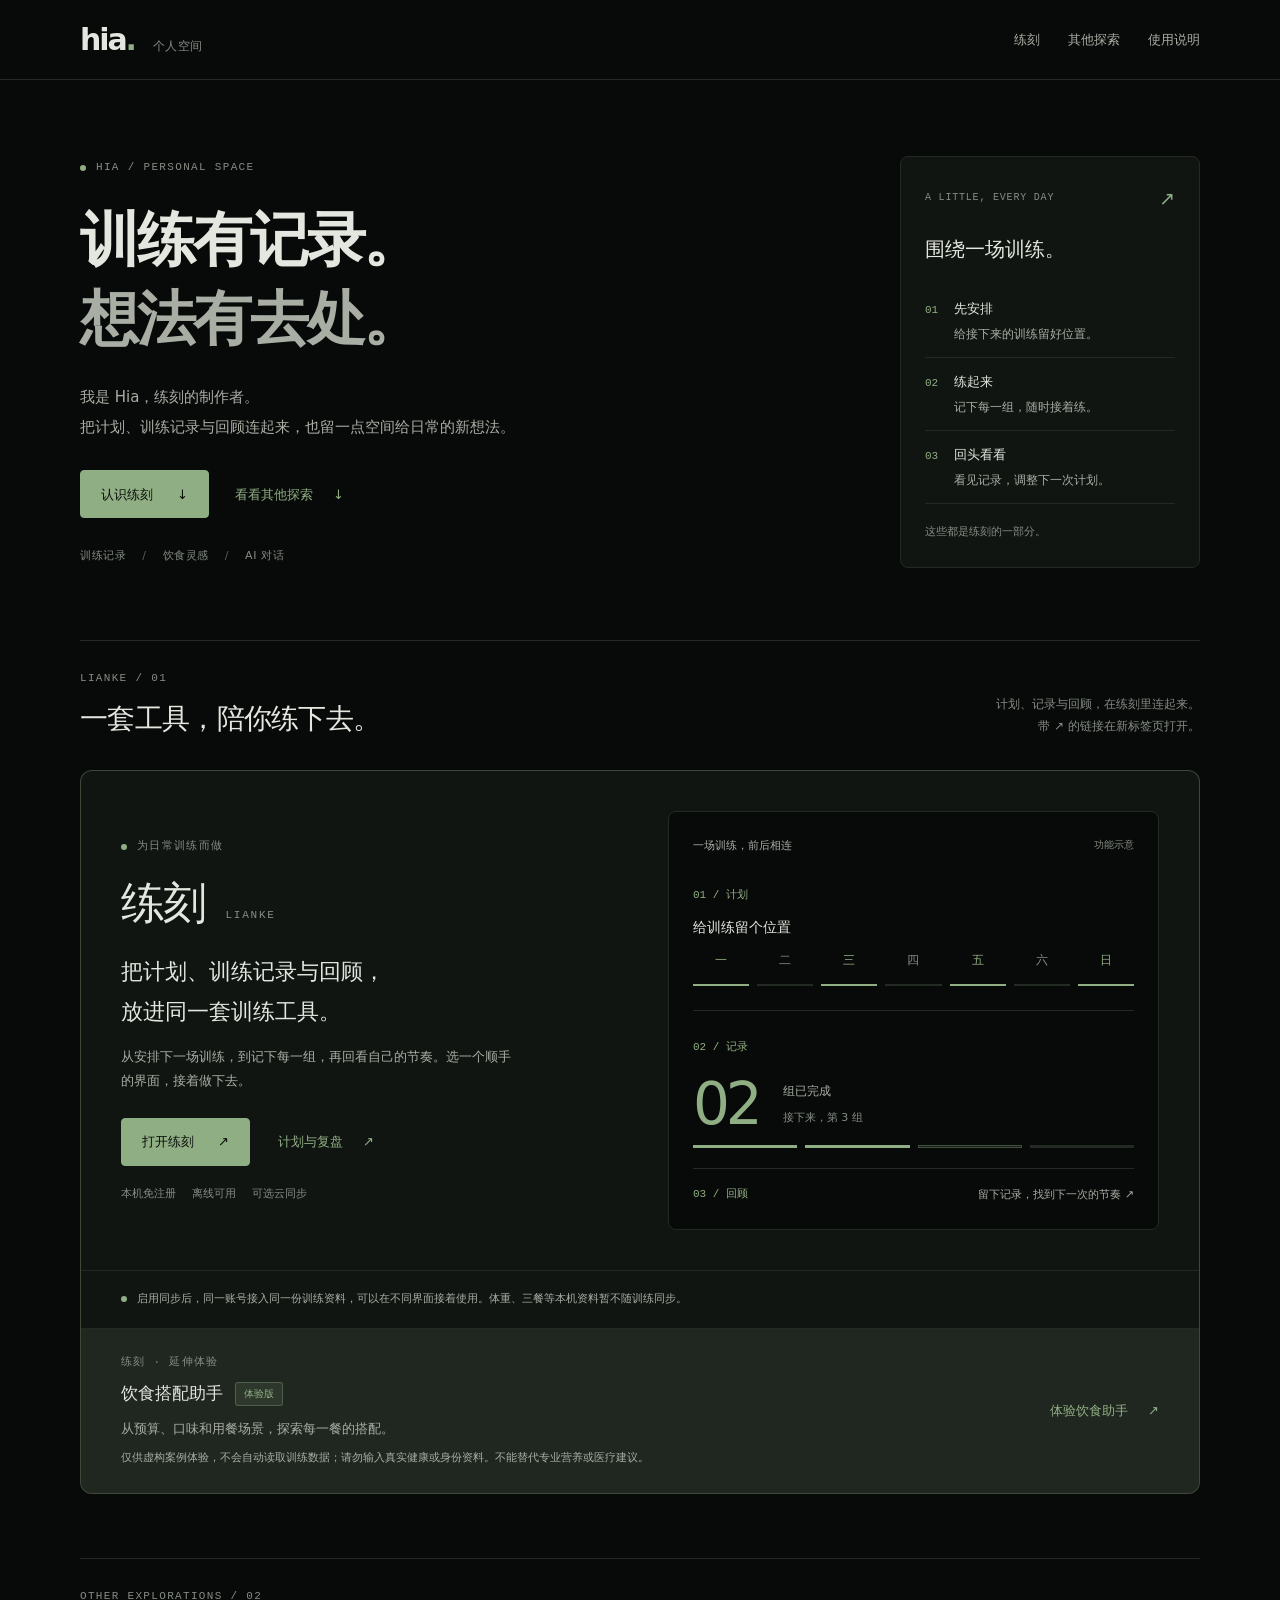
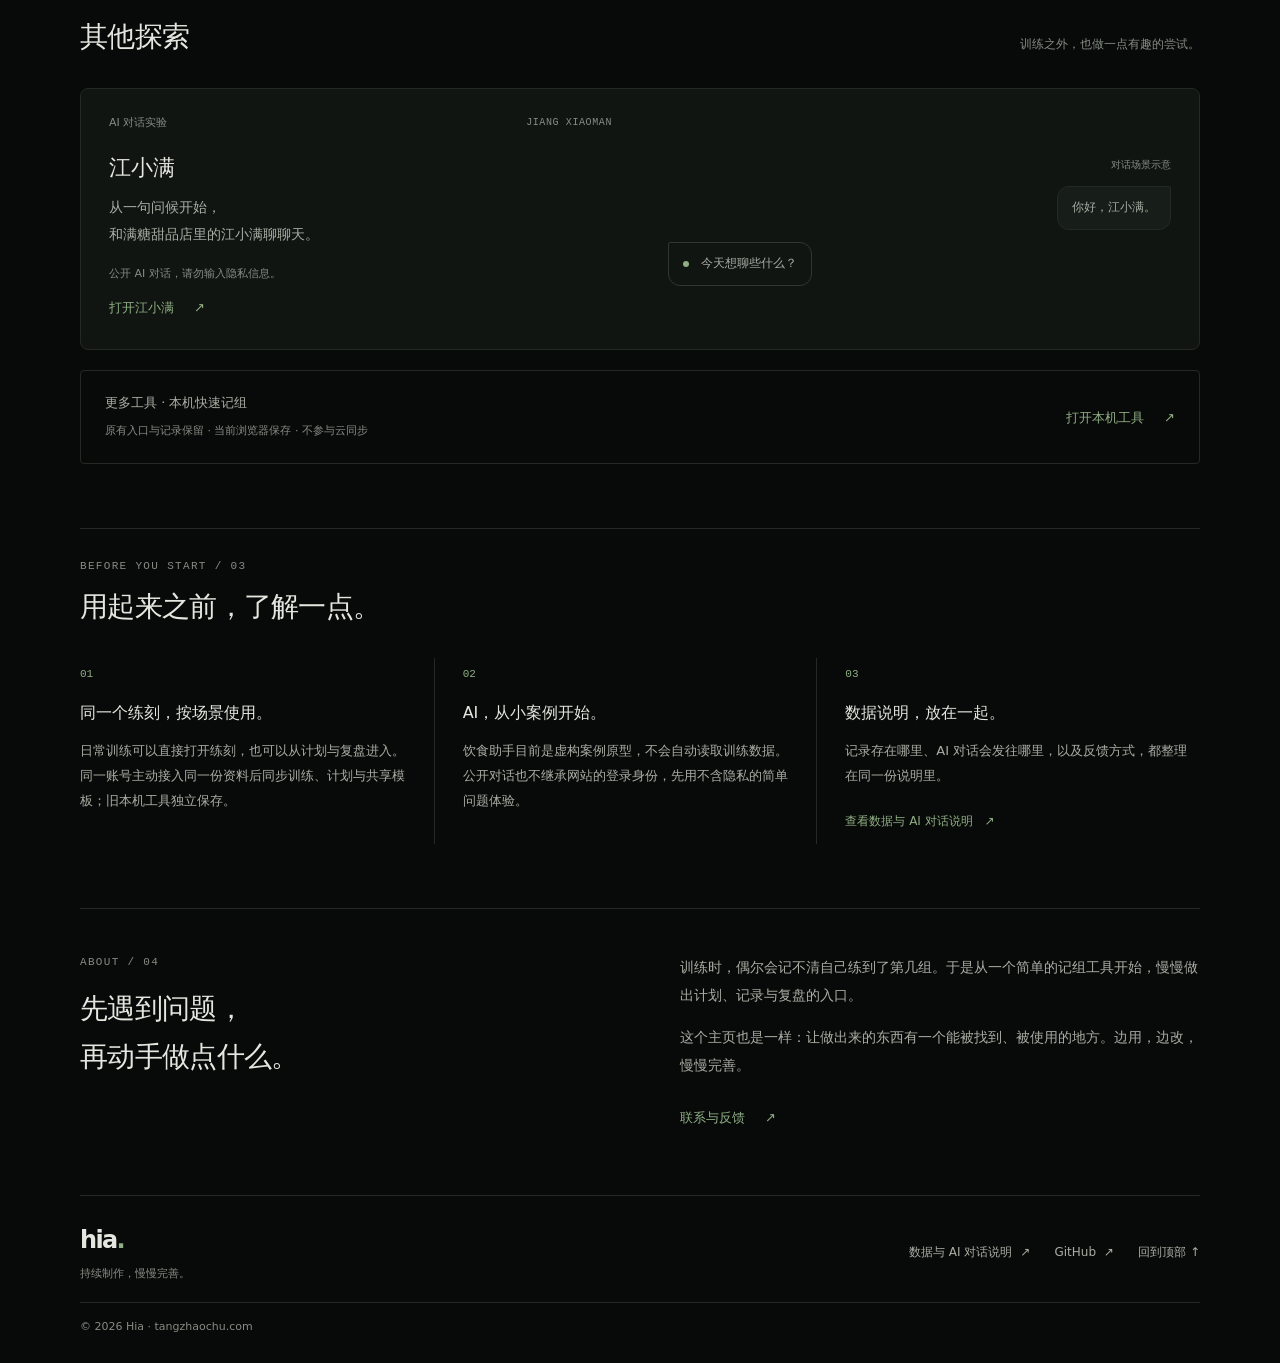
<file: index.html>
<!doctype html>
<html lang="zh-CN">
  <head>
    <meta charset="utf-8" />
    <meta name="viewport" content="width=device-width, initial-scale=1" />
    <title>Hia · 训练、日常与 AI 实验</title>
    <meta name="description" content="Hia 的个人空间。练刻将计划、训练记录与回顾放进同一套工具，另有饮食搭配与江小满对话实验。" />
    <link rel="canonical" href="http://tangzhaochu.com/" />
    <meta name="color-scheme" content="dark" />
    <meta name="theme-color" content="#080a09" />
    <meta property="og:type" content="website" />
    <meta property="og:locale" content="zh_CN" />
    <meta property="og:url" content="http://tangzhaochu.com/" />
    <meta property="og:title" content="Hia · 训练、日常与 AI 实验" />
    <meta property="og:description" content="从一场训练出发，把日常的小想法做成可以使用的工具。" />
    <link rel="icon" href="/favicon.svg" type="image/svg+xml" />
    <link rel="stylesheet" href="/styles.css?v=20261022-lianke" />
  </head>
  <body>
    <a class="skip-link" href="#main">跳到主要内容</a>
    <header class="site-header">
      <div class="shell header-inner">
        <a class="brand" href="#top" aria-label="Hia 个人主页">hia<span aria-hidden="true">.</span><small>个人空间</small></a>
        <nav class="nav" aria-label="主站导航">
          <a href="#projects">练刻</a>
          <a href="#explore">其他探索</a>
          <a href="#notes">使用说明</a>
        </nav>
      </div>
    </header>
    <main class="shell" id="main" tabindex="-1">
      <section class="hero" id="top" aria-labelledby="hero-title">
        <div class="hero-copy">
          <p class="eyebrow"><span class="signal-dot" aria-hidden="true"></span> HIA / PERSONAL SPACE</p>
          <h1 id="hero-title">训练有记录。<br /><span>想法有去处。</span></h1>
          <p class="hero-description">我是 Hia，练刻的制作者。<br />把计划、训练记录与回顾连起来，也留一点空间给日常的新想法。</p>
          <div class="hero-actions">
            <a class="button button-primary" href="#projects">认识练刻 <span aria-hidden="true">↓</span></a>
            <a class="text-link" href="#explore">看看其他探索 <span aria-hidden="true">↓</span></a>
          </div>
          <p class="hero-footnote">训练记录 <span aria-hidden="true">/</span> 饮食灵感 <span aria-hidden="true">/</span> AI 对话</p>
        </div>
        <aside class="hero-note" aria-labelledby="routine-title">
          <div class="note-top"><p class="eyebrow">A LITTLE, EVERY DAY</p><span class="note-mark" aria-hidden="true">↗</span></div>
          <h2 id="routine-title">围绕一场训练。</h2>
          <ol class="routine-list">
            <li><span class="routine-number">01</span><div><h3>先安排</h3><p>给接下来的训练留好位置。</p></div></li>
            <li><span class="routine-number">02</span><div><h3>练起来</h3><p>记下每一组，随时接着练。</p></div></li>
            <li><span class="routine-number">03</span><div><h3>回头看看</h3><p>看见记录，调整下一次计划。</p></div></li>
          </ol>
          <p class="note-caption">这些都是练刻的一部分。</p>
        </aside>
      </section>

      <section class="projects-section" id="projects" aria-labelledby="projects-title">
        <div class="section-heading">
          <div><p class="eyebrow">LIANKE / 01</p><h2 id="projects-title">一套工具，陪你练下去。</h2></div>
          <p>计划、记录与回顾，在练刻里连起来。<br />带 ↗ 的链接在新标签页打开。</p>
        </div>
        <article class="lianke-product" aria-labelledby="lianke-title">
          <div class="product-main">
            <div class="product-copy"><p class="eyebrow"><span class="signal-dot" aria-hidden="true"></span> 为日常训练而做</p><h3 id="lianke-title">练刻<span aria-hidden="true">LIANKE</span></h3><p class="product-description">把计划、训练记录与回顾，<br class="desktop-break" />放进同一套训练工具。</p><p class="product-detail">从安排下一场训练，到记下每一组，再回看自己的节奏。选一个顺手的界面，接着做下去。</p>
              <div class="product-actions"><a class="button button-primary" href="https://lianke.tangzhaochu.com/" target="_blank" rel="noopener noreferrer">打开练刻 <span aria-hidden="true">↗</span></a><a class="text-link" href="https://training.tangzhaochu.com/my-training" target="_blank" rel="noopener noreferrer">计划与复盘 <span aria-hidden="true">↗</span></a></div>
              <ul class="tags" aria-label="练刻特点"><li>本机免注册</li><li>离线可用</li><li>可选云同步</li></ul>
            </div>
            <div class="product-preview" aria-hidden="true"><div class="preview-header"><span>一场训练，前后相连</span><span>功能示意</span></div><div class="preview-plan"><span class="routine-number">01 / 计划</span><strong>给训练留个位置</strong><div class="calendar-days"><span>一</span><span>二</span><span>三</span><span>四</span><span>五</span><span>六</span><span>日</span></div></div><div class="preview-session"><div><span class="routine-number">02 / 记录</span><div class="set-display"><strong>02</strong><div>组已完成<span>接下来，第 3 组</span></div></div></div><div class="set-lines"><i></i><i></i><i></i><i></i></div></div><div class="preview-review"><span class="routine-number">03 / 回顾</span><span>留下记录，找到下一次的节奏 <span aria-hidden="true">↗</span></span></div></div>
          </div>
          <p class="product-sync"><span class="signal-dot" aria-hidden="true"></span>启用同步后，同一账号接入同一份训练资料，可以在不同界面接着使用。体重、三餐等本机资料暂不随训练同步。</p>
          <section class="product-extension" aria-labelledby="nutrition-title"><div><p class="eyebrow">练刻 · 延伸体验</p><h4 id="nutrition-title">饮食搭配助手 <span class="status-label">体验版</span></h4><p>从预算、口味和用餐场景，探索每一餐的搭配。</p><small>仅供虚构案例体验，不会自动读取训练数据；请勿输入真实健康或身份资料。不能替代专业营养或医疗建议。</small></div><a class="text-link" href="https://training.tangzhaochu.com/nutrition" target="_blank" rel="noopener noreferrer">体验饮食助手 <span aria-hidden="true">↗</span></a></section>
        </article>
      </section>

      <section class="explore-section" id="explore" aria-labelledby="explore-title">
        <div class="section-heading"><div><p class="eyebrow">OTHER EXPLORATIONS / 02</p><h2 id="explore-title">其他探索</h2></div><p>训练之外，也做一点有趣的尝试。</p></div>
          <article class="project-card exploration-card" aria-labelledby="jiang-title">
            <div class="exploration-copy"><div class="card-meta"><span>AI 对话实验</span><span class="project-label">JIANG XIAOMAN</span></div>
            <div class="card-copy"><h3 id="jiang-title">江小满</h3><p>从一句问候开始，<br />和满糖甜品店里的江小满聊聊天。</p></div>
            <p class="card-note">公开 AI 对话，请勿输入隐私信息。</p><a class="text-link" href="https://home.tangzhaochu.com/contact#conversation" target="_blank" rel="noopener noreferrer">打开江小满 <span aria-hidden="true">↗</span></a></div>
            <div class="project-art chat-art" aria-hidden="true">
              <span class="art-caption">对话场景示意</span><div class="chat-bubble user-bubble">你好，江小满。</div><div class="chat-bubble"><span class="signal-dot"></span>今天想聊些什么？</div>
            </div>
          </article>
      </section>

      <aside class="tool-shortcut" aria-label="更多工具"><div><p>更多工具 · 本机快速记组</p><span>原有入口与记录保留 · 当前浏览器保存 · 不参与云同步</span></div><a class="text-link" href="https://home.tangzhaochu.com/workout?template=free" target="_blank" rel="noopener noreferrer">打开本机工具 <span aria-hidden="true">↗</span></a></aside>

      <section class="notes-section" id="notes" aria-labelledby="notes-title">
        <div class="section-heading"><div><p class="eyebrow">BEFORE YOU START / 03</p><h2 id="notes-title">用起来之前，了解一点。</h2></div></div>
        <div class="usage-grid">
          <article class="usage-note"><span class="routine-number">01</span><h3>同一个练刻，按场景使用。</h3><p>日常训练可以直接打开练刻，也可以从计划与复盘进入。同一账号主动接入同一份资料后同步训练、计划与共享模板；旧本机工具独立保存。</p></article>
          <article class="usage-note"><span class="routine-number">02</span><h3>AI，从小案例开始。</h3><p>饮食助手目前是虚构案例原型，不会自动读取训练数据。公开对话也不继承网站的登录身份，先用不含隐私的简单问题体验。</p></article>
          <article class="usage-note"><span class="routine-number">03</span><h3>数据说明，放在一起。</h3><p>记录存在哪里、AI 对话会发往哪里，以及反馈方式，都整理在同一份说明里。</p><a class="text-link" href="https://training.tangzhaochu.com/data-info" target="_blank" rel="noopener noreferrer">查看数据与 AI 对话说明 <span aria-hidden="true">↗</span></a></article>
        </div>
      </section>

      <section class="about-section" aria-labelledby="about-title">
        <div><p class="eyebrow">ABOUT / 04</p><h2 id="about-title">先遇到问题，<br />再动手做点什么。</h2></div>
        <div class="about-copy"><p>训练时，偶尔会记不清自己练到了第几组。于是从一个简单的记组工具开始，慢慢做出计划、记录与复盘的入口。</p><p>这个主页也是一样：让做出来的东西有一个能被找到、被使用的地方。边用，边改，慢慢完善。</p><a class="text-link" href="mailto:hiack842@gmail.com">联系与反馈 <span aria-hidden="true">↗</span></a></div>
      </section>
    </main>
    <footer class="site-footer shell">
      <div><a class="brand footer-brand" href="#top">hia<span aria-hidden="true">.</span></a><p class="footer-caption">持续制作，慢慢完善。</p></div>
      <nav class="footer-nav" aria-label="页脚导航"><a href="https://training.tangzhaochu.com/data-info" target="_blank" rel="noopener noreferrer">数据与 AI 对话说明 <span aria-hidden="true">↗</span></a><a href="https://github.com/hiack" target="_blank" rel="noopener noreferrer">GitHub <span aria-hidden="true">↗</span></a><a href="#top">回到顶部 ↑</a></nav>
      <p class="footer-meta">© <span id="year">2026</span> Hia · tangzhaochu.com</p>
    </footer>
    <script src="/script.js" defer></script>
  </body>
</html>
</file>
<file: styles.css>
/* Shared palette with the training site. No remote assets or build step. */
:root {
  color-scheme: dark;
  --bg: #080a09;
  --surface: #111512;
  --surface-raised: #171d19;
  --border: #232923;
  --border-hover: #566052;
  --text: #e4e7df;
  --text-secondary: #a8aea4;
  --text-tertiary: #858c84;
  --accent: #8fae83;
  --accent-hover: #a3c297;
  --accent-soft: rgba(143, 174, 131, .12);
  --accent-line: rgba(143, 174, 131, .34);
  --focus: #d3e0cd;
  --font-sans: "Noto Sans SC", "Microsoft YaHei", system-ui, sans-serif;
  --font-display: "Sora", "Noto Sans SC", "Microsoft YaHei", system-ui, sans-serif;
  --font-mono: "IBM Plex Mono", Consolas, monospace;
  --header-height: 80px;
}
*, *::before, *::after { box-sizing: border-box; }
html { scroll-behavior: smooth; scroll-padding-top: calc(var(--header-height) + 24px); -webkit-text-size-adjust: 100%; }
body { margin: 0; background: var(--bg); color: var(--text); font: 16px/1.8 var(--font-sans); -webkit-font-smoothing: antialiased; }
h1, h2, h3, p, ol, ul { margin: 0; }
h1, h2, h3 { font-weight: 500; text-wrap: balance; }
ol, ul { padding: 0; list-style: none; }
a { color: inherit; text-decoration: none; text-underline-offset: .25em; transition: color 160ms ease, background 160ms ease, border-color 160ms ease; }
a:hover { color: var(--accent-hover); }
a:focus-visible { outline: 2px solid var(--focus); outline-offset: 5px; }
::selection { background: #354530; color: var(--text); }
.shell { width: min(1120px, calc(100% - 64px)); margin-inline: auto; }
.eyebrow { color: var(--text-tertiary); font: 11px/1.8 var(--font-mono); letter-spacing: .12em; }
.signal-dot { display: inline-block; width: 6px; height: 6px; flex-shrink: 0; border-radius: 50%; background: var(--accent); }
.skip-link { position: fixed; top: 12px; left: 16px; z-index: 100; transform: translateY(-180%); padding: 10px 18px; background: var(--accent); color: var(--bg); border-radius: 4px; }
.skip-link:focus { transform: none; color: var(--bg); }
.site-header { position: sticky; top: 0; z-index: 30; background: var(--bg); border-bottom: 1px solid var(--border); }
.site-header.is-scrolled { box-shadow: 0 10px 32px rgba(0, 0, 0, .2); }
.header-inner { display: flex; justify-content: space-between; align-items: center; gap: 24px; min-height: calc(var(--header-height) - 1px); }
.brand { display: inline-flex; align-items: baseline; min-height: 44px; font: 600 30px/1.5 var(--font-display); letter-spacing: -.07em; }
.brand > span { color: var(--accent); }
.brand small { margin-left: 18px; color: var(--text-tertiary); font: 12px/1.8 var(--font-sans); letter-spacing: .04em; }
.nav { display: flex; gap: 28px; align-items: center; }
.nav a { display: inline-flex; align-items: center; min-height: 44px; color: var(--text-secondary); font-size: 13px; gap: 5px; }
.nav a:hover { color: var(--text); }
.hero { display: grid; grid-template-columns: minmax(0, 1fr) 300px; align-items: center; gap: 80px; padding: 76px 0 72px; }
.hero .eyebrow { display: flex; align-items: center; gap: 10px; }
h1 { margin-top: 22px; font-size: clamp(42px, 4.6vw, 62px); font-weight: 600; line-height: 1.35; letter-spacing: -.04em; }
h1 > span { color: var(--text-secondary); }
.hero-description { margin-top: 24px; color: var(--text-secondary); font-size: 15px; line-height: 2; }
.hero-actions { display: flex; align-items: center; flex-wrap: wrap; gap: 12px 26px; margin-top: 28px; }
.button { display: inline-flex; align-items: center; justify-content: space-between; gap: 24px; min-height: 48px; padding: 11px 20px; border: 1px solid var(--border-hover); border-radius: 4px; font-size: 13px; }
.button-primary { color: #0b0e0b; background: var(--accent); border-color: var(--accent); }
.button-primary:hover { color: #0b0e0b; background: var(--accent-hover); border-color: var(--accent-hover); }
.button-ghost:hover { border-color: var(--accent); }
.text-link { display: inline-flex; align-items: center; gap: 20px; min-height: 44px; color: var(--accent); font-size: 13px; }
.hero-footnote { margin-top: 28px; color: var(--text-tertiary); font-size: 11px; letter-spacing: .05em; }
.hero-footnote > span { margin-inline: 12px; color: var(--border-hover); }
.hero-note { padding: 24px; background: var(--surface); border: 1px solid var(--border); border-radius: 8px; }
.note-top { display: flex; justify-content: space-between; align-items: center; gap: 12px; }
.note-top .eyebrow { font-size: 10px; letter-spacing: .08em; }
.note-mark { color: var(--accent); font-size: 19px; }
.hero-note h2 { margin-top: 16px; font-size: 20px; }
.routine-list { margin-top: 18px; }
.routine-list li { display: flex; align-items: baseline; gap: 16px; padding-block: 12px; border-bottom: 1px solid var(--border); }
.routine-number { color: var(--accent); font: 11px/1.8 var(--font-mono); }
.routine-list h3 { font-size: 13px; }
.routine-list p { margin-top: 3px; color: var(--text-secondary); font-size: 12px; }
.note-caption { margin-top: 18px; color: var(--text-tertiary); font-size: 11px; line-height: 1.9; }
.section-heading { display: flex; justify-content: space-between; align-items: end; gap: 24px; padding-top: 28px; border-top: 1px solid var(--border); }
.section-heading h2 { margin-top: 8px; font-size: 28px; line-height: 1.6; letter-spacing: -.025em; }
.section-heading > p { margin-bottom: 4px; color: var(--text-tertiary); font-size: 12px; line-height: 1.8; text-align: right; }
.project-grid { display: grid; grid-template-columns: repeat(2, minmax(0, 1fr)); gap: 20px; margin-top: 28px; }
.project-card { display: flex; flex-direction: column; min-width: 0; padding: 24px 28px 20px; border: 1px solid var(--border); border-radius: 8px; background: var(--surface); transition: border-color 160ms ease; }
.project-card:hover, .project-card:focus-within { border-color: var(--border-hover); }
.lianke-product { margin-top: 28px; overflow: hidden; background: var(--surface); border: 1px solid var(--accent-line); border-radius: 12px; }
.product-main { display: grid; grid-template-columns: 1fr 1fr; gap: 56px; align-items: center; padding: 40px; }
.product-copy > .eyebrow { display: flex; gap: 10px; align-items: center; }
.product-copy h3 { display: flex; align-items: baseline; gap: 20px; margin-top: 16px; font-size: 44px; line-height: 1.4; letter-spacing: -.04em; }
.product-copy h3 > span { color: var(--text-tertiary); font: 11px/1.8 var(--font-mono); letter-spacing: .16em; }
.product-description { margin-top: 18px; font-size: 22px; line-height: 1.8; }
.product-detail { max-width: 30em; margin-top: 14px; color: var(--text-secondary); font-size: 13px; }
.product-actions { display: flex; align-items: center; flex-wrap: wrap; gap: 12px 28px; margin-top: 26px; }
.product-preview { min-width: 0; padding: 24px; border: 1px solid var(--border); border-radius: 8px; background: var(--bg); }
.preview-header { display: flex; justify-content: space-between; gap: 12px; margin-bottom: 24px; color: var(--text-secondary); font-size: 11px; }
.preview-header > span:last-child { color: var(--text-tertiary); font-size: 10px; }
.preview-plan > strong { display: block; margin-top: 7px; font-size: 14px; font-weight: 500; }
.preview-plan .calendar-days { margin-top: 10px; }
.preview-session { margin-top: 24px; padding-top: 20px; border-top: 1px solid var(--border); }
.preview-session .set-display strong { font-size: 58px; }
.preview-review { display: flex; justify-content: space-between; flex-wrap: wrap; gap: 6px 16px; margin-top: 20px; padding-top: 16px; border-top: 1px solid var(--border); font-size: 11px; color: var(--text-secondary); }
.product-sync { display: flex; gap: 10px; align-items: baseline; padding: 18px 40px; border-top: 1px solid var(--border); color: var(--text-secondary); font-size: 11px; line-height: 1.9; }
.product-extension { display: flex; align-items: center; justify-content: space-between; gap: 28px; padding: 24px 40px; border-top: 1px solid var(--border); background: var(--accent-soft); }
.product-extension h4 { display: flex; align-items: center; flex-wrap: wrap; gap: 12px; margin: 6px 0 0; font-size: 17px; font-weight: 500; }
.product-extension p:not(.eyebrow) { margin-top: 8px; color: var(--text-secondary); font-size: 13px; }
.product-extension small { display: block; max-width: 54em; margin-top: 8px; color: var(--text-secondary); font-size: 11px; line-height: 1.9; }
.product-extension > .text-link { flex-shrink: 0; }
.explore-section { margin-top: 64px; }
.exploration-card { display: grid; grid-template-columns: 1fr 1fr; align-items: center; gap: 56px; margin-top: 28px; }
.exploration-copy .card-copy { margin-top: 18px; }
.exploration-card .chat-art { margin: 0; }
.card-meta { display: flex; justify-content: space-between; align-items: center; gap: 12px; color: var(--text-tertiary); font-size: 11px; }
.project-label { font: 10px/1.8 var(--font-mono); letter-spacing: .06em; }
.status-label { padding: 2px 8px; color: var(--accent); background: var(--accent-soft); border: 1px solid var(--accent-line); border-radius: 3px; font-size: 10px; }
.project-art { min-height: 155px; margin: 22px 0 24px; }
.art-caption { display: flex; justify-content: space-between; gap: 14px; color: var(--text-secondary); font-size: 11px; }
.art-caption > span:last-child { color: var(--text-tertiary); font-size: 10px; }
.training-art { width: min(320px, 100%); margin-inline: auto; }
.set-display { display: flex; align-items: center; gap: 24px; margin-top: 4px; }
.set-display strong { color: var(--accent); font: 400 72px/1.4 var(--font-display); letter-spacing: -.07em; }
.set-display > div { color: var(--text-secondary); font-size: 12px; }
.set-display span { display: block; margin-top: 5px; color: var(--text-tertiary); font-size: 11px; }
.set-lines { display: grid; grid-template-columns: repeat(4, 1fr); gap: 8px; }
.set-lines i { height: 3px; background: var(--border); }
.set-lines i:nth-child(-n+2) { background: var(--accent); }
.set-lines i:nth-child(3) { background: var(--accent-soft); border: 1px solid var(--accent-line); }
.calendar-art { display: flex; flex-direction: column; justify-content: center; gap: 22px; }
.calendar-days { display: grid; grid-template-columns: repeat(7, minmax(0, 1fr)); gap: 8px; }
.calendar-days span { padding-bottom: 12px; border-bottom: 2px solid var(--border); text-align: center; color: var(--text-tertiary); font-size: 12px; }
.calendar-days span:nth-child(odd) { color: var(--accent); border-color: var(--accent); }
.calendar-caption { display: flex; flex-wrap: wrap; gap: 8px 24px; color: var(--text-secondary); font-size: 11px; }
.card-copy h3 { font-size: 22px; line-height: 1.5; }
.card-copy p { margin-top: 10px; color: var(--text-secondary); font-size: 14px; line-height: 1.95; }
.tags { display: flex; flex-wrap: wrap; gap: 8px 16px; margin-top: 18px; color: var(--text-tertiary); font-size: 11px; }
.card-bottom { display: flex; justify-content: space-between; align-items: center; gap: 12px; margin-top: auto; padding-top: 20px; border-top: 1px solid var(--border); }
.tags + .card-bottom, .card-note + .card-bottom { margin-top: 22px; }
.card-bottom > span { color: var(--text-tertiary); font-size: 11px; }
.project-action { display: inline-flex; align-items: center; justify-content: space-between; gap: 18px; flex-shrink: 0; min-height: 44px; color: var(--accent); font-size: 12px; }
.chat-art { display: flex; flex-direction: column; justify-content: center; gap: 12px; }
.chat-art > .art-caption { align-self: end; color: var(--text-tertiary); font-size: 10px; }
.chat-bubble { display: inline-flex; align-items: center; align-self: start; gap: 12px; max-width: 100%; padding: 10px 14px; border: 1px solid #303630; border-radius: 2px 12px 12px; color: var(--text-secondary); font-size: 12px; }
.user-bubble { align-self: end; border-color: var(--border); border-radius: 12px 2px 12px 12px; background: var(--surface-raised); }
.card-note { margin-top: 16px; color: var(--text-tertiary); font-size: 11px; line-height: 1.9; }
.card-note a { color: var(--accent); text-decoration: underline; }
.tool-shortcut { display: flex; align-items: center; justify-content: space-between; gap: 20px; margin-top: 20px; padding: 20px 24px; border: 1px solid var(--border); border-radius: 4px; }
.tool-shortcut p { color: var(--text-secondary); font-size: 13px; }
.tool-shortcut > div > span { color: var(--text-tertiary); font-size: 11px; }
.tool-shortcut .text-link { flex-shrink: 0; }
.notes-section { margin-top: 64px; }
.usage-grid { display: grid; grid-template-columns: repeat(3, minmax(0, 1fr)); gap: 28px; margin-top: 28px; }
.usage-note { padding-right: 24px; border-right: 1px solid var(--border); }
.usage-note:last-child { border: 0; padding-right: 0; }
.usage-note h3 { margin-top: 12px; font-size: 16px; }
.usage-note p { margin-top: 10px; color: var(--text-secondary); font-size: 13px; line-height: 1.95; }
.usage-note .text-link { margin-top: 12px; font-size: 12px; gap: 12px; }
.about-section { display: grid; grid-template-columns: 1fr 1fr; gap: 80px; margin-top: 64px; padding: 44px 0 56px; border-top: 1px solid var(--border); }
.about-section h2 { margin-top: 12px; font-size: 28px; line-height: 1.7; letter-spacing: -.025em; }
.about-copy p { color: var(--text-secondary); font-size: 14px; line-height: 2; }
.about-copy p + p { margin-top: 14px; }
.about-copy .text-link { margin-top: 16px; }
.site-footer { display: flex; justify-content: space-between; align-items: center; flex-wrap: wrap; gap: 18px 32px; padding-block: 26px; border-top: 1px solid var(--border); }
.footer-brand { min-height: 0; font-size: 24px; }
.footer-caption, .footer-meta { color: var(--text-tertiary); font-size: 11px; }
.footer-caption { margin-top: 6px; }
.footer-nav { display: flex; flex-wrap: wrap; gap: 8px 24px; }
.footer-nav a { display: inline-flex; align-items: center; gap: 8px; min-height: 44px; color: var(--text-secondary); font-size: 12px; }
.footer-nav a:hover { color: var(--accent); }
.footer-meta { flex-basis: 100%; padding-top: 14px; border-top: 1px solid var(--border); }
.page-404 { display: flex; flex-direction: column; min-height: 100vh; }
.error-main { display: flex; align-items: center; flex-grow: 1; padding-block: 72px; }
.error-code { color: var(--accent); font: 400 clamp(72px, 16vw, 112px)/1.3 var(--font-display); }
.error-main h1 { font-size: clamp(26px, 4vw, 36px); }
.error-main p:not(.error-code) { margin-top: 18px; max-width: 34em; color: var(--text-secondary); font-size: 14px; }
@media (max-width: 1000px) {
  .product-main { gap: 28px; padding: 28px; }
  .product-sync, .product-extension { padding-inline: 28px; }
  .product-description { font-size: 20px; }
  .hero { gap: 40px; grid-template-columns: minmax(0, 1fr) 280px; }
  .project-card { padding-inline: 22px; }
  .card-bottom { align-items: start; flex-direction: column; gap: 4px; }
  .about-section { gap: 40px; }
}
@media (max-width: 720px) {
  .lianke-product { margin-top: 22px; }
  .product-main { grid-template-columns: 1fr; gap: 28px; padding: 24px 20px; }
  .product-copy h3 { font-size: 36px; }
  .product-description { font-size: 20px; }
  .product-sync { padding: 16px 20px; }
  .product-extension { flex-direction: column; align-items: start; gap: 10px; padding: 20px; }
  .product-preview { padding: 20px; }
  .explore-section { margin-top: 44px; }
  .exploration-card { grid-template-columns: 1fr; gap: 24px; margin-top: 22px; }
  :root { --header-height: 72px; }
  .shell { width: calc(100% - 40px); }
  .header-inner { gap: 16px; }
  .brand small { display: none; }
  .nav { gap: 20px; }
  .nav a { font-size: 12px; }
  .hero { grid-template-columns: 1fr; gap: 32px; padding: 44px 0 48px; }
  h1 { font-size: clamp(35px, 8.8vw, 52px); }
  .desktop-break { display: none; }
  .hero-description { margin-top: 20px; font-size: 14px; }
  .hero-actions { gap: 12px 22px; }
  .hero-footnote { margin-top: 20px; }
  .hero-note { padding: 20px; }
  .routine-list { display: grid; grid-template-columns: repeat(3, minmax(0, 1fr)); gap: 14px; margin-top: 14px; }
  .routine-list li { display: block; border: 0; padding: 0; }
  .routine-list h3 { margin-top: 5px; font-size: 12px; }
  .routine-list p { font-size: 11px; }
  .note-caption { padding-top: 16px; border-top: 1px solid var(--border); }
  .section-heading { display: block; }
  .section-heading h2 { font-size: 25px; }
  .section-heading > p { margin-top: 10px; text-align: left; font-size: 11px; }
  .section-heading > p br { display: none; }
  .project-grid { grid-template-columns: 1fr; gap: 16px; margin-top: 22px; }
  .project-card { padding: 22px 20px 16px; }
  .card-bottom { align-items: center; flex-direction: row; gap: 12px; }
  .card-bottom > span { max-width: 12em; font-size: 10px; }
  .usage-grid { grid-template-columns: 1fr; gap: 24px; }
  .usage-note { padding: 0 0 24px; border-right: 0; border-bottom: 1px solid var(--border); }
  .notes-section { margin-top: 44px; }
  .about-section { grid-template-columns: 1fr; gap: 22px; margin-top: 40px; padding: 32px 0 40px; }
  .about-section h2 { font-size: 25px; }
  .footer-nav { column-gap: 20px; }
}
@media (max-width: 360px) {
  .shell { width: calc(100% - 32px); }
  .nav { gap: 14px; }
  .hero-actions { align-items: start; flex-direction: column; gap: 6px; }
  .tool-shortcut { align-items: start; flex-direction: column; gap: 8px; padding: 16px; }
  .project-card { padding-inline: 16px; }
  .project-label { font-size: 9px; }
  .card-bottom { align-items: start; flex-direction: column; gap: 2px; }
  .card-bottom > span { max-width: none; }
}
@media (prefers-reduced-motion: reduce) {
  html { scroll-behavior: auto; }
  *, *::before, *::after { animation: none !important; transition: none !important; }
}
@media print {
  :root { color-scheme: light; --bg: #fff; --surface: #fff; --text: #111; --text-secondary: #333; --text-tertiary: #444; --accent: #385c30; --border: #ccc; }
  .site-header, .skip-link, .project-art, .hero-actions { display: none; }
  .hero { padding-top: 0; }
  .project-card, .usage-note { break-inside: avoid; }
  a { text-decoration: underline; }
}
</file>
